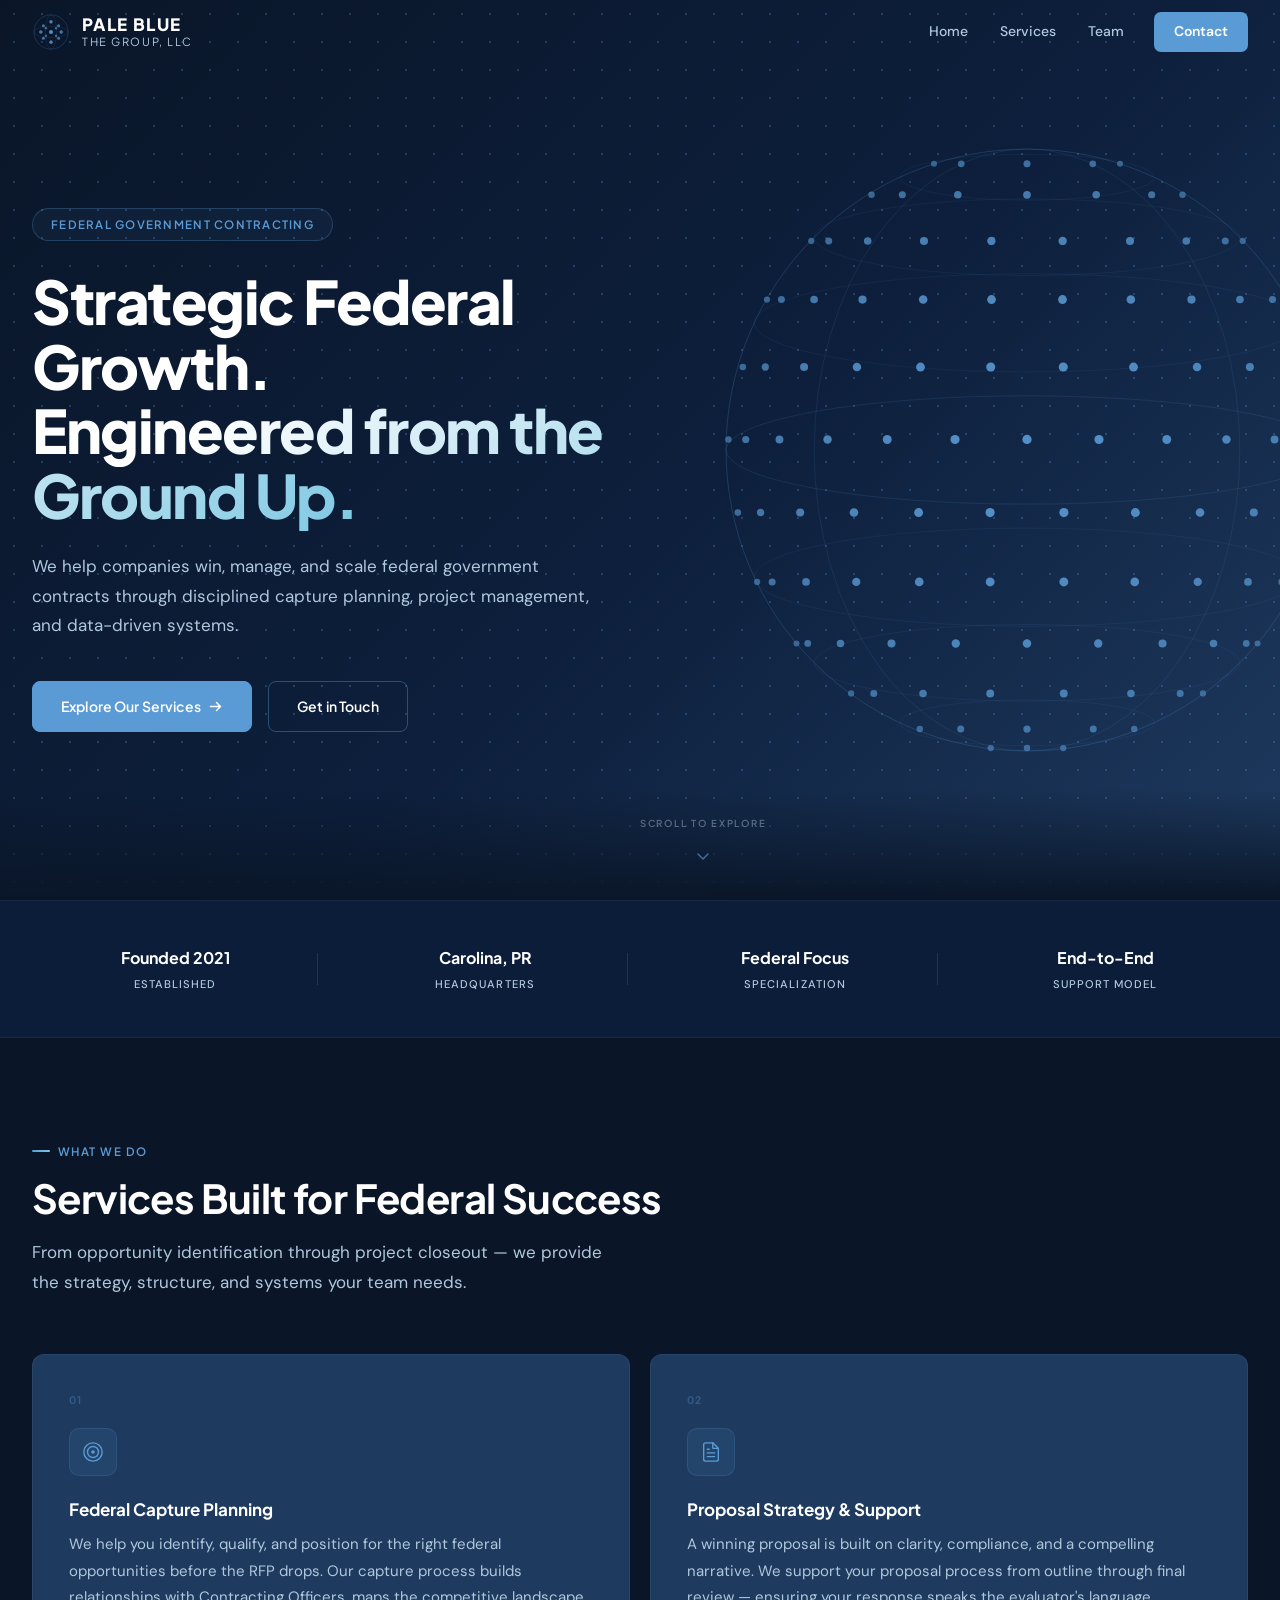
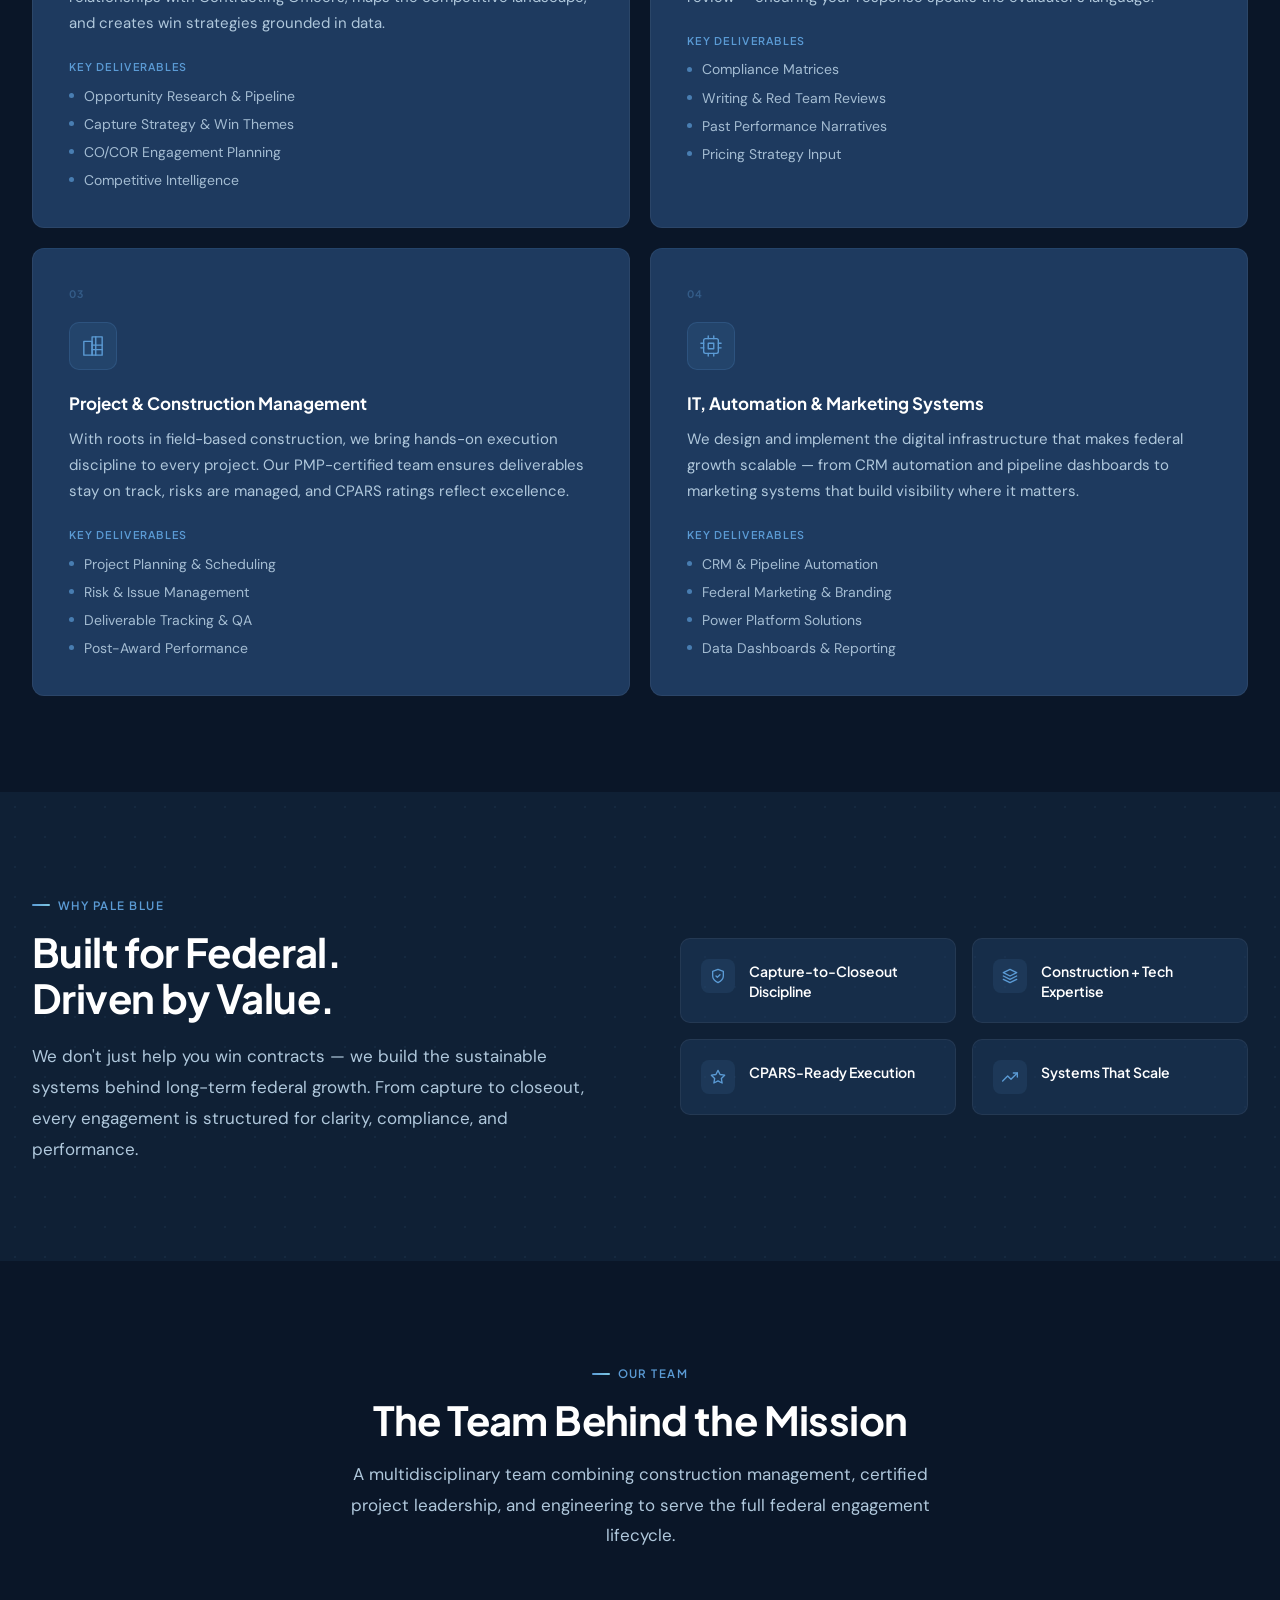
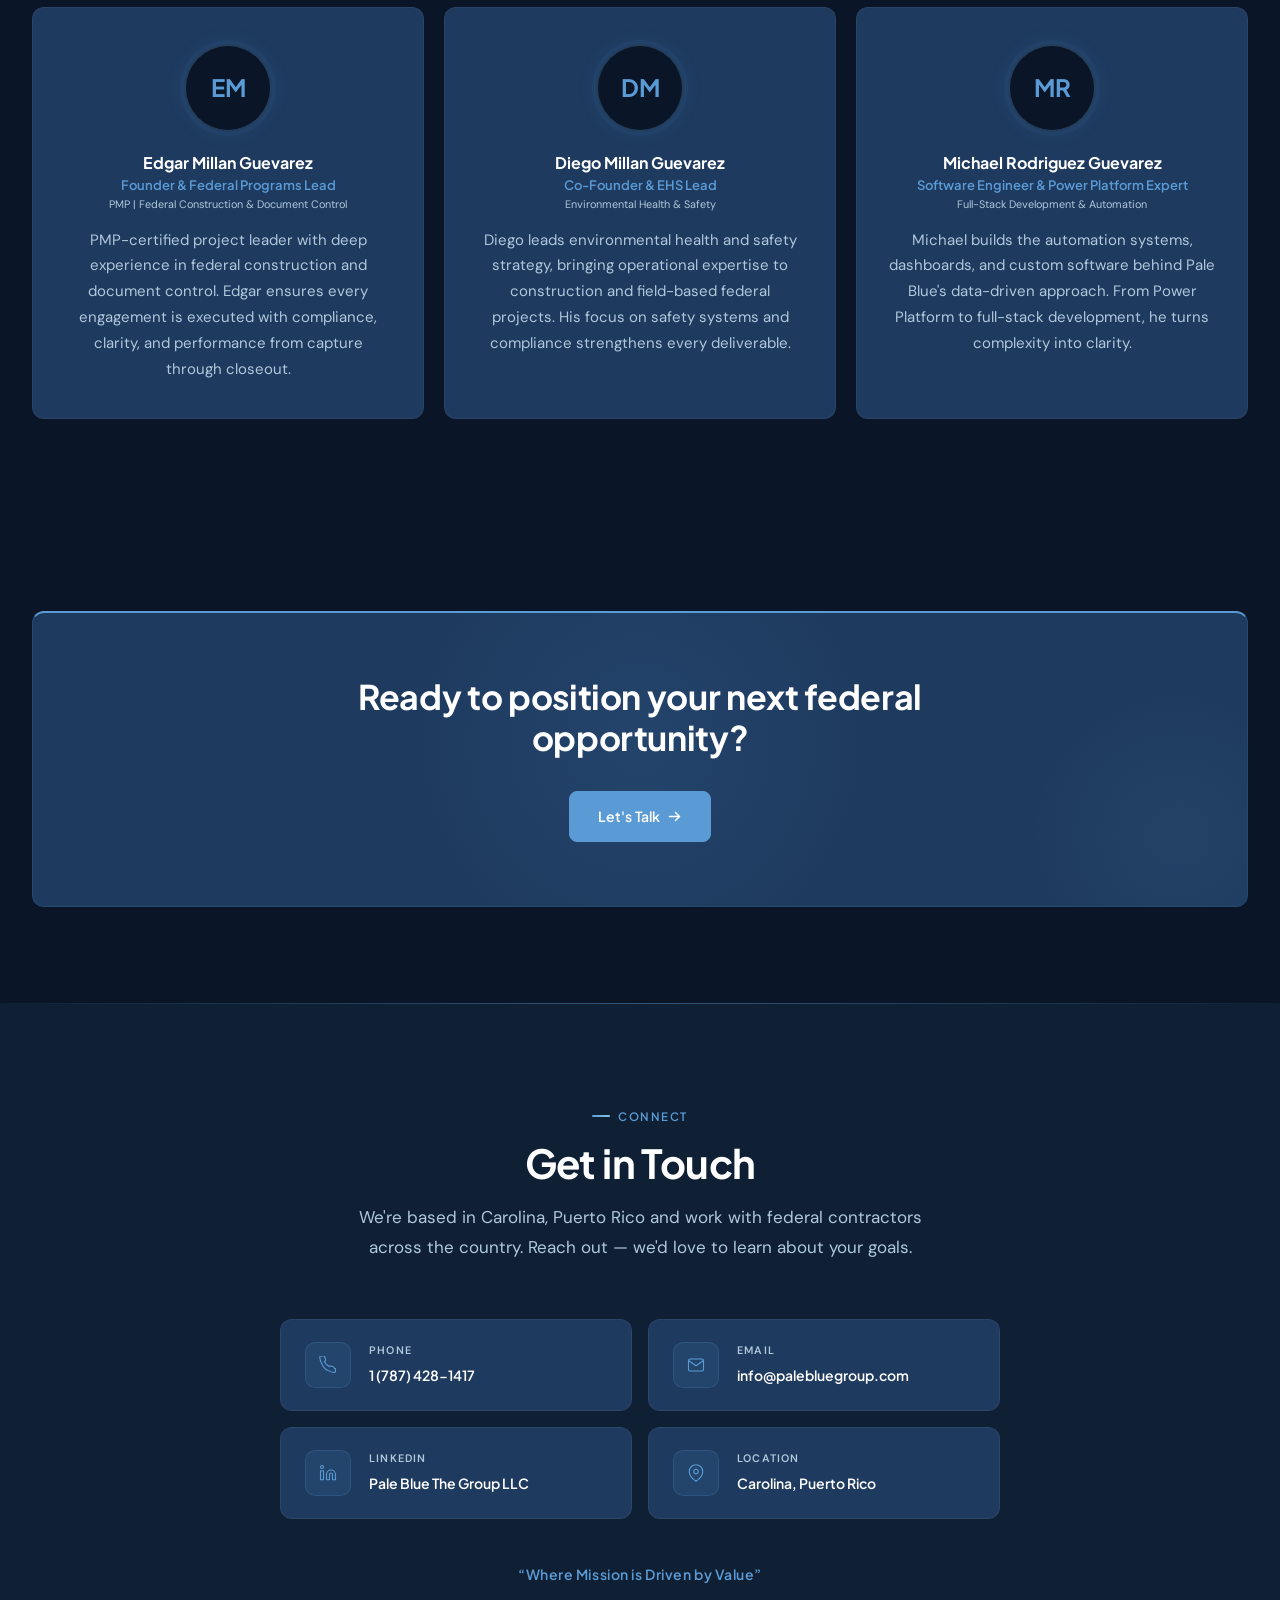
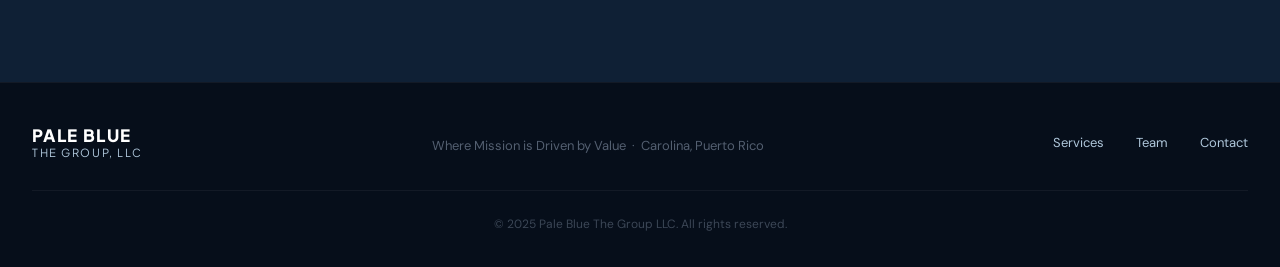
<file: pale-blue-landing.html>
<!DOCTYPE html>
<html lang="en">
<head>
  <meta charset="UTF-8" />
  <meta name="viewport" content="width=device-width, initial-scale=1.0" />
  <title>Pale Blue The Group LLC | Federal Government Contracting</title>
  <meta name="description" content="Pale Blue The Group LLC helps companies win, manage, and scale federal government contracts through disciplined capture planning, project management, and data-driven systems. Based in Carolina, Puerto Rico." />
  <meta property="og:title" content="Pale Blue The Group LLC | Federal Government Contracting" />
  <meta property="og:description" content="Strategic federal growth, engineered from the ground up. Where Mission is Driven by Value." />
  <meta property="og:type" content="website" />
  <link rel="preconnect" href="https://fonts.googleapis.com" />
  <link rel="preconnect" href="https://fonts.gstatic.com" crossorigin />
  <link href="https://fonts.googleapis.com/css2?family=Plus+Jakarta+Sans:wght@400;500;600;700;800&family=DM+Sans:ital,wght@0,400;0,500;1,400&display=swap" rel="stylesheet" />

  <style>
    /* ============================================================
       CUSTOM PROPERTIES
       ============================================================ */
    :root {
      --navy:        #0a1628;
      --blue:        #1e3a5f;
      --pale:        #5b9bd5;
      --glow:        #7ec8e3;
      --white:       #ffffff;
      --muted:       #b0c8dc;
      --section-alt: #0f2035;
      --darkest:     #060e1a;

      --font-display: 'Plus Jakarta Sans', system-ui, sans-serif;
      --font-body:    'DM Sans', system-ui, sans-serif;

      --max-w:   1280px;
      --r:       12px;
      --py:      6rem;

      --ease-out: cubic-bezier(0.25, 0.1, 0.25, 1);
    }

    /* ============================================================
       RESET & BASE
       ============================================================ */
    *, *::before, *::after { box-sizing: border-box; margin: 0; padding: 0; }
    html { scroll-behavior: smooth; -webkit-text-size-adjust: 100%; }
    body {
      font-family: var(--font-body);
      background: var(--navy);
      color: var(--white);
      line-height: 1.65;
      -webkit-font-smoothing: antialiased;
      -moz-osx-font-smoothing: grayscale;
      overflow-x: hidden;
    }
    a { text-decoration: none; color: inherit; }
    button { cursor: pointer; border: none; background: none; font-family: inherit; }
    ul, ol { list-style: none; }
    img { display: block; max-width: 100%; }
    svg { display: block; }

    /* ============================================================
       LAYOUT
       ============================================================ */
    .container {
      width: 100%;
      max-width: var(--max-w);
      margin: 0 auto;
      padding: 0 1.5rem;
    }
    @media (min-width: 768px)  { .container { padding: 0 2.5rem; } }
    @media (min-width: 1280px) { .container { padding: 0 2rem;   } }

    /* ============================================================
       TYPOGRAPHY BASE
       ============================================================ */
    h1, h2, h3, h4, h5, h6 {
      font-family: var(--font-display);
      font-weight: 700;
      line-height: 1.15;
      color: var(--white);
    }

    /* ============================================================
       ANIMATIONS — HERO (CSS-DRIVEN, ON LOAD)
       ============================================================ */
    @keyframes fadeUp {
      from { opacity: 0; transform: translateY(26px); }
      to   { opacity: 1; transform: translateY(0);    }
    }

    @keyframes globeSpin {
      from { transform: rotate(0deg);   }
      to   { transform: rotate(360deg); }
    }

    @keyframes globePulse {
      0%, 100% { opacity: 0.14; }
      50%       { opacity: 0.26; }
    }

    @keyframes scrollBounce {
      0%, 100% { transform: translateY(0);   opacity: 0.5; }
      50%       { transform: translateY(9px); opacity: 1;   }
    }

    @keyframes lineGrow {
      0%, 100% { opacity: 0.3; height: 28px; }
      50%       { opacity: 0.8; height: 40px; }
    }

    /* ============================================================
       SCROLL-TRIGGER ANIMATIONS (Intersection Observer)
       ============================================================ */
    .reveal {
      opacity: 0;
      transform: translateY(44px) scale(0.97);
      transition: opacity 0.7s cubic-bezier(0.22, 1, 0.36, 1),
                  transform 0.7s cubic-bezier(0.22, 1, 0.36, 1);
    }
    .reveal.visible { opacity: 1; transform: translateY(0) scale(1); }
    .reveal-d1 { transition-delay: 0.12s; }
    .reveal-d2 { transition-delay: 0.24s; }
    .reveal-d3 { transition-delay: 0.36s; }
    .reveal-d4 { transition-delay: 0.48s; }

    /* ============================================================
       SCROLL PROGRESS BAR
       ============================================================ */
    #progress-bar {
      position: fixed;
      top: 0;
      left: 0;
      height: 2px;
      width: 0%;
      background: linear-gradient(90deg, var(--pale), var(--glow));
      z-index: 300;
      transition: width 0.1s linear;
      box-shadow: 0 0 8px rgba(91,155,213,0.6);
    }

    /* ============================================================
       SCROLL HINT (hero bottom)
       ============================================================ */
    .scroll-hint {
      position: absolute;
      bottom: 2.25rem;
      left: 50%;
      transform: translateX(-50%);
      z-index: 10;
      display: flex;
      flex-direction: column;
      align-items: center;
      gap: 0.5rem;
      cursor: pointer;
      animation: fadeUp 0.7s ease-out 1.3s both;
      text-decoration: none;
    }
    .scroll-hint-label {
      font-family: var(--font-display);
      font-size: 0.6rem;
      font-weight: 600;
      letter-spacing: 0.18em;
      text-transform: uppercase;
      color: rgba(176,200,220,0.45);
    }
    .scroll-hint-line {
      width: 1px;
      background: linear-gradient(to bottom, rgba(91,155,213,0.6), transparent);
      animation: lineGrow 2.2s ease-in-out infinite;
    }
    .scroll-hint-chevron {
      color: rgba(91,155,213,0.65);
      animation: scrollBounce 2.2s ease-in-out infinite;
    }

    /* ============================================================
       BUTTONS
       ============================================================ */
    .btn {
      display: inline-flex;
      align-items: center;
      gap: 0.45rem;
      padding: 0.8125rem 1.75rem;
      border-radius: 8px;
      font-family: var(--font-display);
      font-size: 0.875rem;
      font-weight: 600;
      letter-spacing: 0.01em;
      transition: background 0.25s ease, border-color 0.25s ease,
                  transform 0.25s ease, box-shadow 0.25s ease;
      white-space: nowrap;
      cursor: pointer;
    }
    .btn-primary {
      background: var(--pale);
      color: var(--white);
      border: 1.5px solid var(--pale);
    }
    .btn-primary:hover {
      background: var(--glow);
      border-color: var(--glow);
      transform: translateY(-2px);
      box-shadow: 0 8px 28px rgba(91,155,213,0.32);
    }
    .btn-outline {
      background: transparent;
      color: var(--white);
      border: 1.5px solid rgba(91,155,213,0.4);
    }
    .btn-outline:hover {
      background: rgba(91,155,213,0.07);
      border-color: rgba(91,155,213,0.65);
      transform: translateY(-2px);
    }

    /* ============================================================
       SECTION SHARED
       ============================================================ */
    .eyebrow {
      display: inline-flex;
      align-items: center;
      gap: 0.5rem;
      font-family: var(--font-display);
      font-size: 0.72rem;
      font-weight: 600;
      letter-spacing: 0.13em;
      text-transform: uppercase;
      color: var(--pale);
      margin-bottom: 0.875rem;
    }
    .eyebrow::before {
      content: '';
      display: block;
      width: 18px;
      height: 2px;
      background: linear-gradient(90deg, var(--pale), var(--glow));
      border-radius: 1px;
      flex-shrink: 0;
    }
    .section-title {
      font-size: clamp(1.75rem, 3.5vw, 2.5rem);
      font-weight: 700;
      letter-spacing: -0.015em;
    }
    .section-sub {
      margin-top: 1rem;
      font-size: 1.0625rem;
      line-height: 1.8;
      color: var(--muted);
      max-width: 580px;
    }
    .section-header { margin-bottom: 3.5rem; }
    .section-header.centered { text-align: center; }
    .section-header.centered .section-sub { margin-left: auto; margin-right: auto; }

    /* ============================================================
       NAVBAR
       ============================================================ */
    #navbar {
      position: fixed;
      inset: 0 0 auto;
      z-index: 100;
      background: transparent;
      transition: background 0.3s ease, box-shadow 0.3s ease, backdrop-filter 0.3s ease;
    }
    #navbar.scrolled {
      background: rgba(10,22,40,0.97);
      box-shadow: 0 1px 0 rgba(91,155,213,0.1);
      backdrop-filter: blur(10px);
      -webkit-backdrop-filter: blur(10px);
    }
    .nav-inner {
      display: flex;
      align-items: center;
      justify-content: space-between;
      height: 64px;
    }
    .logo {
      display: flex;
      align-items: center;
      gap: 0.75rem;
    }
    .logo-globe-sm {
      flex-shrink: 0;
    }
    .logo-text {
      display: flex;
      flex-direction: column;
      line-height: 1;
    }
    .logo-main {
      font-family: var(--font-display);
      font-size: 1.0625rem;
      font-weight: 800;
      letter-spacing: 0.08em;
      color: var(--white);
    }
    .logo-sub {
      font-family: var(--font-display);
      font-size: 0.7rem;
      font-weight: 400;
      letter-spacing: 0.14em;
      text-transform: uppercase;
      color: var(--muted);
      margin-top: 3px;
    }
    .nav-links {
      display: none;
      align-items: center;
      gap: 0.25rem;
    }
    @media (min-width: 768px) { .nav-links { display: flex; } }
    .nav-links a {
      padding: 0.5rem 0.875rem;
      font-family: var(--font-body);
      font-size: 0.875rem;
      font-weight: 500;
      color: var(--muted);
      border-radius: 7px;
      transition: color 0.2s ease, background 0.2s ease;
    }
    .nav-links a:hover { color: var(--white); background: rgba(255,255,255,0.05); }
    .nav-cta {
      margin-left: 0.75rem;
      padding: 0.5rem 1.25rem !important;
      background: var(--pale) !important;
      color: var(--white) !important;
      border-radius: 8px;
      font-weight: 600 !important;
      transition: background 0.2s ease, transform 0.2s ease, box-shadow 0.2s ease !important;
    }
    .nav-cta:hover {
      background: var(--glow) !important;
      transform: translateY(-1px) !important;
      box-shadow: 0 4px 16px rgba(91,155,213,0.3) !important;
    }
    .hamburger {
      display: flex;
      align-items: center;
      justify-content: center;
      width: 40px;
      height: 40px;
      color: var(--muted);
      border-radius: 8px;
      transition: background 0.2s ease, color 0.2s ease;
    }
    .hamburger:hover { background: rgba(255,255,255,0.06); color: var(--white); }
    @media (min-width: 768px) { .hamburger { display: none; } }

    /* ============================================================
       MOBILE MENU
       ============================================================ */
    #mobile-menu {
      position: fixed;
      inset: 0;
      z-index: 200;
      background: var(--navy);
      display: flex;
      flex-direction: column;
      padding: 1.25rem 1.5rem 2.5rem;
      transform: translateX(100%);
      transition: transform 0.32s var(--ease-out);
    }
    #mobile-menu.open { transform: translateX(0); }
    .mob-header {
      display: flex;
      align-items: center;
      justify-content: space-between;
      height: 64px;
      margin-bottom: 2rem;
    }
    .mob-close {
      display: flex;
      align-items: center;
      justify-content: center;
      width: 40px;
      height: 40px;
      color: var(--muted);
      border-radius: 8px;
      transition: color 0.2s ease;
    }
    .mob-close:hover { color: var(--white); }
    .mob-nav { display: flex; flex-direction: column; gap: 0.375rem; }
    .mob-nav a {
      display: block;
      padding: 1rem 1.25rem;
      font-family: var(--font-display);
      font-size: 1.125rem;
      font-weight: 600;
      color: var(--muted);
      border-radius: 10px;
      transition: background 0.2s ease, color 0.2s ease;
    }
    .mob-nav a:hover { background: rgba(255,255,255,0.05); color: var(--white); }
    .mob-footer {
      margin-top: auto;
      padding-top: 1.75rem;
      border-top: 1px solid rgba(255,255,255,0.07);
    }
    .mob-footer p { font-size: 0.8125rem; color: var(--muted); }

    /* ============================================================
       HERO
       ============================================================ */
    #hero {
      position: relative;
      min-height: 100vh;
      background: linear-gradient(135deg, var(--navy) 0%, #0d1f3c 55%, var(--blue) 100%);
      display: flex;
      align-items: center;
      overflow: hidden;
    }
    /* Dot grid overlay */
    #hero::before {
      content: '';
      position: absolute;
      inset: 0;
      background-image: radial-gradient(circle, rgba(91,155,213,0.28) 1px, transparent 1px);
      background-size: 28px 28px;
      pointer-events: none;
    }
    /* Bottom fade */
    #hero::after {
      content: '';
      position: absolute;
      bottom: 0;
      left: 0;
      right: 0;
      height: 7rem;
      background: linear-gradient(to top, var(--navy), transparent);
      pointer-events: none;
    }
    .hero-globe-wrap {
      position: absolute;
      right: -6%;
      top: 50%;
      transform: translateY(-50%);
      width: 52vw;
      max-width: 660px;
      aspect-ratio: 1 / 1;
      pointer-events: none;
      animation: globePulse 9s ease-in-out infinite;
    }
    .hero-globe-wrap svg {
      width: 100%;
      height: 100%;
      animation: globeSpin 100s linear infinite;
    }
    @media (max-width: 767px) {
      .hero-globe-wrap {
        right: -25%;
        top: 20%;
        transform: none;
        width: 95vw;
        opacity: 0.45;
        animation: globePulse 9s ease-in-out infinite;
      }
      .hero-globe-wrap svg { animation: none; }
    }
    .hero-inner {
      position: relative;
      z-index: 2;
      padding-top: 8.5rem;
      padding-bottom: 5rem;
    }
    @media (min-width: 768px) { .hero-inner { padding-top: 7.5rem; padding-bottom: 5rem; } }
    .hero-content { max-width: 700px; }
    .hero-eyebrow {
      display: inline-flex;
      align-items: center;
      gap: 0.5rem;
      padding: 0.375rem 1.125rem;
      border: 1px solid rgba(91,155,213,0.28);
      background: rgba(91,155,213,0.06);
      border-radius: 100px;
      font-family: var(--font-display);
      font-size: 0.72rem;
      font-weight: 600;
      letter-spacing: 0.11em;
      text-transform: uppercase;
      color: var(--pale);
      margin-bottom: 1.75rem;
      animation: fadeUp 0.7s ease-out 0s both;
    }
    .hero-title {
      font-size: clamp(2.25rem, 5vw, 3.75rem);
      font-weight: 800;
      line-height: 1.08;
      letter-spacing: -0.025em;
      margin-bottom: 1.5rem;
      animation: fadeUp 0.7s ease-out 0.18s both;
    }
    .hero-title .gradient-text {
      background: linear-gradient(135deg, var(--white) 20%, var(--glow) 100%);
      -webkit-background-clip: text;
      -webkit-text-fill-color: transparent;
      background-clip: text;
    }
    .hero-sub {
      font-size: 1.0625rem;
      line-height: 1.75;
      color: var(--muted);
      max-width: 570px;
      margin-bottom: 2.5rem;
      animation: fadeUp 0.7s ease-out 0.36s both;
    }
    .hero-ctas {
      display: flex;
      flex-wrap: wrap;
      gap: 1rem;
      animation: fadeUp 0.7s ease-out 0.54s both;
    }

    /* ============================================================
       TRUST BAR
       ============================================================ */
    #trust {
      background: rgba(13,31,60,0.85);
      border-top: 1px solid rgba(255,255,255,0.05);
      border-bottom: 1px solid rgba(255,255,255,0.05);
      padding: 2.25rem 0;
    }
    .trust-grid {
      display: grid;
      grid-template-columns: repeat(2, 1fr);
      gap: 1.5rem;
    }
    @media (min-width: 640px) { .trust-grid { grid-template-columns: repeat(4, 1fr); } }
    .trust-item {
      position: relative;
      display: flex;
      flex-direction: column;
      align-items: center;
      text-align: center;
      padding: 0.5rem 1rem;
    }
    @media (min-width: 640px) {
      .trust-item:not(:last-child)::after {
        content: '';
        position: absolute;
        right: 0;
        top: 50%;
        transform: translateY(-50%);
        width: 1px;
        height: 2rem;
        background: rgba(255,255,255,0.1);
      }
    }
    .trust-value {
      font-family: var(--font-display);
      font-size: 1rem;
      font-weight: 700;
      color: var(--white);
      margin-bottom: 0.2rem;
    }
    .trust-label {
      font-size: 0.7rem;
      font-weight: 500;
      color: var(--muted);
      letter-spacing: 0.09em;
      text-transform: uppercase;
    }

    /* ============================================================
       SERVICES
       ============================================================ */
    #services {
      padding: var(--py) 0;
      background: var(--navy);
    }
    .services-grid {
      display: grid;
      grid-template-columns: 1fr;
      gap: 1.25rem;
    }
    @media (min-width: 768px) {
      .services-grid { grid-template-columns: repeat(2, 1fr); }
    }
    .card {
      background: var(--blue);
      border: 1px solid rgba(255,255,255,0.06);
      border-top: 1px solid rgba(91,155,213,0.1);
      border-radius: var(--r);
      padding: 2.25rem;
      transition: transform 0.35s cubic-bezier(0.22,1,0.36,1),
                  box-shadow 0.35s ease,
                  border-color 0.35s ease;
      position: relative;
      overflow: hidden;
    }
    .card::after {
      content: '';
      position: absolute;
      inset: 0;
      background: linear-gradient(135deg, rgba(91,155,213,0.04) 0%, transparent 60%);
      opacity: 0;
      transition: opacity 0.35s ease;
      pointer-events: none;
    }
    .card:hover {
      transform: translateY(-6px);
      box-shadow: 0 12px 48px rgba(10,22,40,0.6), 0 0 0 1px rgba(91,155,213,0.25);
      border-color: rgba(91,155,213,0.3);
      border-top-color: rgba(91,155,213,0.5);
    }
    .card:hover::after { opacity: 1; }
    .card-num {
      font-family: var(--font-display);
      font-size: 0.65rem;
      font-weight: 700;
      letter-spacing: 0.12em;
      color: rgba(91,155,213,0.35);
      margin-bottom: 1.25rem;
    }
    .card-icon {
      display: flex;
      align-items: center;
      justify-content: center;
      width: 48px;
      height: 48px;
      border-radius: 10px;
      background: rgba(91,155,213,0.1);
      border: 1px solid rgba(91,155,213,0.18);
      color: var(--pale);
      margin-bottom: 1.5rem;
    }
    .card-icon svg {
      width: 22px;
      height: 22px;
      stroke: currentColor;
      stroke-width: 1.5;
      fill: none;
      stroke-linecap: round;
      stroke-linejoin: round;
    }
    .card-title {
      font-family: var(--font-display);
      font-size: 1.0625rem;
      font-weight: 700;
      color: var(--white);
      margin-bottom: 0.75rem;
    }
    .card-desc {
      font-size: 0.9375rem;
      line-height: 1.74;
      color: var(--muted);
      margin-bottom: 1.375rem;
    }
    .deliverables-heading {
      font-family: var(--font-display);
      font-size: 0.67rem;
      font-weight: 600;
      letter-spacing: 0.12em;
      text-transform: uppercase;
      color: var(--pale);
      margin-bottom: 0.625rem;
    }
    .deliverables-list {
      display: flex;
      flex-direction: column;
      gap: 0.45rem;
    }
    .del-item {
      display: flex;
      align-items: flex-start;
      gap: 0.6rem;
      font-size: 0.875rem;
      color: rgba(176,200,220,0.92);
      line-height: 1.5;
    }
    .del-dot {
      flex-shrink: 0;
      width: 5px;
      height: 5px;
      border-radius: 50%;
      background: var(--pale);
      opacity: 0.7;
      margin-top: 0.45rem;
    }

    /* ============================================================
       WHY PALE BLUE
       ============================================================ */
    #why {
      padding: var(--py) 0;
      background: var(--section-alt);
      position: relative;
    }
    #why::before {
      content: '';
      position: absolute;
      inset: 0;
      background-image: radial-gradient(circle, rgba(91,155,213,0.07) 1px, transparent 1px);
      background-size: 30px 30px;
      pointer-events: none;
    }
    .why-inner {
      position: relative;
      z-index: 1;
      display: grid;
      grid-template-columns: 1fr;
      gap: 3rem;
    }
    @media (min-width: 1024px) {
      .why-inner {
        grid-template-columns: 1fr 1fr;
        gap: 5rem;
        align-items: center;
      }
    }
    .why-body {
      font-size: 1.0625rem;
      line-height: 1.82;
      color: var(--muted);
      margin-top: 1.25rem;
    }
    .value-grid {
      display: grid;
      grid-template-columns: 1fr 1fr;
      gap: 1rem;
    }
    .value-point {
      background: rgba(30,58,95,0.5);
      border: 1px solid rgba(255,255,255,0.06);
      border-radius: 10px;
      padding: 1.25rem;
      display: flex;
      align-items: flex-start;
      gap: 0.875rem;
      transition: border-color 0.3s ease;
    }
    .value-point:hover { border-color: rgba(91,155,213,0.22); }
    .value-icon {
      flex-shrink: 0;
      width: 34px;
      height: 34px;
      display: flex;
      align-items: center;
      justify-content: center;
      background: rgba(91,155,213,0.1);
      border-radius: 8px;
      color: var(--pale);
    }
    .value-icon svg {
      width: 16px;
      height: 16px;
      stroke: currentColor;
      stroke-width: 2;
      fill: none;
      stroke-linecap: round;
      stroke-linejoin: round;
    }
    .value-text {
      font-family: var(--font-display);
      font-size: 0.875rem;
      font-weight: 600;
      color: var(--white);
      line-height: 1.4;
      padding-top: 0.2rem;
    }

    /* ============================================================
       TEAM
       ============================================================ */
    #team {
      padding: var(--py) 0;
      background: var(--navy);
    }
    .team-grid {
      display: grid;
      grid-template-columns: 1fr;
      gap: 1.25rem;
    }
    @media (min-width: 640px)  { .team-grid { grid-template-columns: repeat(2, 1fr); } }
    @media (min-width: 1024px) { .team-grid { grid-template-columns: repeat(3, 1fr); } }
    .team-card {
      background: var(--blue);
      border: 1px solid rgba(255,255,255,0.05);
      border-radius: var(--r);
      padding: 2.25rem 2rem;
      text-align: center;
      transition: border-color 0.3s ease, box-shadow 0.3s ease, transform 0.3s ease;
    }
    .team-card:hover {
      border-color: rgba(91,155,213,0.18);
      box-shadow: 0 4px 32px rgba(10,22,40,0.55);
      transform: translateY(-3px);
    }
    .team-avatar {
      width: 88px;
      height: 88px;
      border-radius: 50%;
      background: var(--navy);
      border: 2px solid rgba(91,155,213,0.3);
      display: flex;
      align-items: center;
      justify-content: center;
      margin: 0 auto 1.375rem;
      box-shadow: 0 0 0 4px rgba(91,155,213,0.06), 0 0 20px rgba(91,155,213,0.1);
      transition: box-shadow 0.3s ease, border-color 0.3s ease;
    }
    .team-card:hover .team-avatar {
      border-color: rgba(91,155,213,0.55);
      box-shadow: 0 0 0 5px rgba(91,155,213,0.1), 0 0 28px rgba(91,155,213,0.2);
    }
    .team-initials {
      font-family: var(--font-display);
      font-size: 1.5rem;
      font-weight: 700;
      color: var(--pale);
    }
    .team-name {
      font-family: var(--font-display);
      font-size: 1rem;
      font-weight: 700;
      color: var(--white);
      margin-bottom: 0.25rem;
    }
    .team-role {
      font-family: var(--font-display);
      font-size: 0.8125rem;
      font-weight: 600;
      color: var(--pale);
      margin-bottom: 0.9375rem;
      line-height: 1.4;
    }
    .team-bio {
      font-size: 0.9375rem;
      line-height: 1.72;
      color: var(--muted);
    }

    /* ============================================================
       CTA BANNER
       ============================================================ */
    #cta {
      padding: var(--py) 0;
      background: var(--navy);
    }
    .cta-card {
      position: relative;
      overflow: hidden;
      background: var(--blue);
      border: 1px solid rgba(91,155,213,0.15);
      border-top: 2px solid var(--pale);
      border-radius: var(--r);
      padding: 4rem 2.5rem;
      text-align: center;
    }
    /* Radial glow backdrop */
    .cta-card::before {
      content: '';
      position: absolute;
      top: -120px;
      left: 50%;
      transform: translateX(-50%);
      width: 500px;
      height: 500px;
      background: radial-gradient(circle, rgba(91,155,213,0.1) 0%, transparent 65%);
      pointer-events: none;
    }
    .cta-card::after {
      content: '';
      position: absolute;
      bottom: -80px;
      right: -80px;
      width: 300px;
      height: 300px;
      background: radial-gradient(circle, rgba(126,200,227,0.06) 0%, transparent 70%);
      pointer-events: none;
    }
    .cta-title {
      position: relative;
      z-index: 1;
      font-size: clamp(1.5rem, 3vw, 2.125rem);
      font-weight: 700;
      letter-spacing: -0.01em;
      max-width: 640px;
      margin: 0 auto 2rem;
      line-height: 1.2;
    }
    .cta-btn-wrap {
      position: relative;
      z-index: 1;
    }

    /* ============================================================
       CONTACT
       ============================================================ */
    #contact {
      padding: var(--py) 0;
      background: var(--section-alt);
      position: relative;
    }
    /* Pale blue divider at top */
    #contact::before {
      content: '';
      position: absolute;
      top: 0;
      left: 0;
      right: 0;
      height: 1px;
      background: linear-gradient(90deg, transparent 0%, var(--pale) 50%, transparent 100%);
      opacity: 0.45;
    }
    .contact-grid {
      display: grid;
      grid-template-columns: repeat(2, 1fr);
      gap: 1rem;
      max-width: 720px;
      margin: 0 auto;
    }
    @media (max-width: 500px) { .contact-grid { grid-template-columns: 1fr; } }
    .contact-item {
      display: flex;
      align-items: center;
      gap: 1.125rem;
      padding: 1.375rem 1.5rem;
      background: var(--blue);
      border: 1px solid rgba(255,255,255,0.06);
      border-radius: var(--r);
      color: inherit;
      transition: border-color 0.3s ease, background 0.3s ease, transform 0.3s ease;
    }
    .contact-item:hover {
      border-color: rgba(91,155,213,0.28);
      background: rgba(30,58,95,0.85);
      transform: translateY(-2px);
    }
    .contact-icon-wrap {
      flex-shrink: 0;
      width: 46px;
      height: 46px;
      border-radius: 10px;
      background: rgba(91,155,213,0.1);
      border: 1px solid rgba(91,155,213,0.18);
      display: flex;
      align-items: center;
      justify-content: center;
      color: var(--pale);
    }
    .contact-icon-wrap svg {
      width: 18px;
      height: 18px;
      stroke: currentColor;
      stroke-width: 1.5;
      fill: none;
      stroke-linecap: round;
      stroke-linejoin: round;
    }
    .contact-label {
      display: block;
      font-size: 0.68rem;
      font-weight: 600;
      letter-spacing: 0.11em;
      text-transform: uppercase;
      color: var(--muted);
      margin-bottom: 0.25rem;
    }
    .contact-value {
      display: block;
      font-family: var(--font-display);
      font-size: 0.875rem;
      font-weight: 600;
      color: var(--white);
    }
    .contact-tagline {
      text-align: center;
      margin-top: 2.75rem;
      font-family: var(--font-display);
      font-size: 0.875rem;
      font-weight: 600;
      color: var(--pale);
      letter-spacing: 0.04em;
      opacity: 0.85;
    }

    /* ============================================================
       FOOTER
       ============================================================ */
    footer {
      background: var(--darkest);
      border-top: 1px solid rgba(255,255,255,0.05);
      padding: 2.75rem 0 2rem;
    }
    .footer-top {
      display: flex;
      flex-direction: column;
      align-items: center;
      gap: 1.75rem;
      text-align: center;
      padding-bottom: 2rem;
      border-bottom: 1px solid rgba(255,255,255,0.05);
    }
    @media (min-width: 768px) {
      .footer-top {
        flex-direction: row;
        justify-content: space-between;
        text-align: left;
      }
    }
    .footer-tagline {
      font-size: 0.8125rem;
      color: rgba(148,163,184,0.55);
      margin-top: 0.35rem;
    }
    .footer-nav {
      display: flex;
      align-items: center;
      gap: 2rem;
    }
    .footer-nav a {
      font-size: 0.8125rem;
      color: var(--muted);
      transition: color 0.2s ease;
    }
    .footer-nav a:hover { color: var(--white); }
    .footer-bottom {
      padding-top: 1.5rem;
      text-align: center;
    }
    .footer-copy {
      font-size: 0.75rem;
      color: rgba(148,163,184,0.38);
    }
  </style>
</head>

<body>

  <!-- Scroll progress indicator -->
  <div id="progress-bar" aria-hidden="true"></div>

  <!-- ============================================================
       NAVBAR
       ============================================================ -->
  <header id="navbar">
    <div class="container nav-inner">
      <!-- Logo -->
      <a href="#hero" class="logo" aria-label="Pale Blue The Group LLC — Home">
        <!-- Small globe SVG -->
        <svg class="logo-globe-sm" width="38" height="38" viewBox="0 0 30 30" fill="none" xmlns="http://www.w3.org/2000/svg" aria-hidden="true">
          <circle cx="15" cy="15" r="13.5" stroke="rgba(91,155,213,0.35)" stroke-width="0.5" fill="none"/>
          <ellipse cx="15" cy="15" rx="13.5" ry="4.5" stroke="rgba(91,155,213,0.2)" stroke-width="0.5" fill="none"/>
          <ellipse cx="15" cy="15" rx="4.5" ry="13.5" stroke="rgba(91,155,213,0.2)" stroke-width="0.5" fill="none"/>
          <circle cx="15" cy="7"  r="1.4" fill="#5b9bd5" opacity="0.8"/>
          <circle cx="21" cy="10" r="1.2" fill="#5b9bd5" opacity="0.7"/>
          <circle cx="23" cy="15" r="1.4" fill="#5b9bd5" opacity="0.75"/>
          <circle cx="21" cy="20" r="1.2" fill="#5b9bd5" opacity="0.7"/>
          <circle cx="15" cy="23" r="1.4" fill="#5b9bd5" opacity="0.8"/>
          <circle cx="9"  cy="20" r="1.2" fill="#5b9bd5" opacity="0.7"/>
          <circle cx="7"  cy="15" r="1.4" fill="#5b9bd5" opacity="0.75"/>
          <circle cx="9"  cy="10" r="1.2" fill="#5b9bd5" opacity="0.7"/>
          <circle cx="15" cy="15" r="1.6" fill="#5b9bd5" opacity="0.9"/>
          <circle cx="19" cy="12" r="1.0" fill="#5b9bd5" opacity="0.6"/>
          <circle cx="19" cy="18" r="1.0" fill="#5b9bd5" opacity="0.6"/>
          <circle cx="11" cy="18" r="1.0" fill="#5b9bd5" opacity="0.6"/>
          <circle cx="11" cy="12" r="1.0" fill="#5b9bd5" opacity="0.6"/>
        </svg>
        <div class="logo-text">
          <span class="logo-main">PALE BLUE</span>
          <span class="logo-sub">THE GROUP, LLC</span>
        </div>
      </a>

      <!-- Desktop nav -->
      <nav class="nav-links" aria-label="Primary navigation">
        <a href="#hero">Home</a>
        <a href="#services">Services</a>
        <a href="#team">Team</a>
        <a href="#contact" class="nav-cta">Contact</a>
      </nav>

      <!-- Hamburger -->
      <button class="hamburger" id="hamburger" aria-label="Open mobile menu" aria-expanded="false" aria-controls="mobile-menu">
        <svg width="20" height="20" viewBox="0 0 20 20" fill="none" aria-hidden="true">
          <line x1="2" y1="5"  x2="18" y2="5"  stroke="currentColor" stroke-width="1.5" stroke-linecap="round"/>
          <line x1="2" y1="10" x2="18" y2="10" stroke="currentColor" stroke-width="1.5" stroke-linecap="round"/>
          <line x1="2" y1="15" x2="14" y2="15" stroke="currentColor" stroke-width="1.5" stroke-linecap="round"/>
        </svg>
      </button>
    </div>
  </header>

  <!-- ============================================================
       MOBILE MENU
       ============================================================ -->
  <div id="mobile-menu" role="dialog" aria-modal="true" aria-label="Mobile navigation">
    <div class="mob-header">
      <a href="#hero" class="logo" aria-label="Home">
        <div class="logo-text">
          <span class="logo-main">PALE BLUE</span>
          <span class="logo-sub">THE GROUP, LLC</span>
        </div>
      </a>
      <button class="mob-close" id="mob-close" aria-label="Close mobile menu">
        <svg width="20" height="20" viewBox="0 0 20 20" fill="none" aria-hidden="true">
          <line x1="4" y1="4" x2="16" y2="16" stroke="currentColor" stroke-width="1.5" stroke-linecap="round"/>
          <line x1="16" y1="4" x2="4"  y2="16" stroke="currentColor" stroke-width="1.5" stroke-linecap="round"/>
        </svg>
      </button>
    </div>
    <nav class="mob-nav" aria-label="Mobile navigation">
      <a href="#hero">Home</a>
      <a href="#services">Services</a>
      <a href="#why">Why Pale Blue</a>
      <a href="#team">Team</a>
      <a href="#contact">Contact</a>
    </nav>
    <div class="mob-footer">
      <p>1 (787) 428-1417 &nbsp;·&nbsp; Carolina, Puerto Rico</p>
    </div>
  </div>

  <!-- ============================================================
       MAIN CONTENT
       ============================================================ -->
  <main>

    <!-- ===========================================================
         1. HERO
         =========================================================== -->
    <section id="hero" aria-labelledby="hero-title">
      <!-- Globe (JS fills the SVG) -->
      <div class="hero-globe-wrap" aria-hidden="true">
        <svg id="globe-svg" viewBox="0 0 500 500" xmlns="http://www.w3.org/2000/svg"></svg>
      </div>

      <div class="container hero-inner">
        <div class="hero-content">
          <div class="hero-eyebrow">Federal Government Contracting</div>
          <h1 class="hero-title" id="hero-title">
            Strategic Federal Growth.<br>
            <span class="gradient-text">Engineered from the Ground Up.</span>
          </h1>
          <p class="hero-sub">
            We help companies win, manage, and scale federal government contracts through disciplined capture planning, project management, and data-driven systems.
          </p>
          <div class="hero-ctas">
            <a href="#services" class="btn btn-primary">
              Explore Our Services
              <svg width="15" height="15" viewBox="0 0 15 15" fill="none" aria-hidden="true" style="stroke:currentColor;stroke-width:1.5;stroke-linecap:round;stroke-linejoin:round"><path d="M2.5 7.5h10M8.5 3.5l4 4-4 4"/></svg>
            </a>
            <a href="#contact" class="btn btn-outline">Get in Touch</a>
          </div>
        </div>
      </div>

      <!-- Scroll hint -->
      <a href="#trust" class="scroll-hint" aria-label="Scroll down">
        <span class="scroll-hint-label">Scroll to explore</span>
        <span class="scroll-hint-line" aria-hidden="true"></span>
        <span class="scroll-hint-chevron" aria-hidden="true">
          <svg width="16" height="16" viewBox="0 0 16 16" fill="none"><path d="M3 6l5 5 5-5" stroke="currentColor" stroke-width="1.5" stroke-linecap="round" stroke-linejoin="round"/></svg>
        </span>
      </a>
    </section>

    <!-- ===========================================================
         2. TRUST BAR
         =========================================================== -->
    <section id="trust" aria-label="Company highlights">
      <div class="container">
        <div class="trust-grid reveal">
          <div class="trust-item">
            <span class="trust-value">Founded 2021</span>
            <span class="trust-label">Established</span>
          </div>
          <div class="trust-item">
            <span class="trust-value">Carolina, PR</span>
            <span class="trust-label">Headquarters</span>
          </div>
          <div class="trust-item">
            <span class="trust-value">Federal Focus</span>
            <span class="trust-label">Specialization</span>
          </div>
          <div class="trust-item">
            <span class="trust-value">End-to-End</span>
            <span class="trust-label">Support Model</span>
          </div>
        </div>
      </div>
    </section>

    <!-- ===========================================================
         3. SERVICES
         =========================================================== -->
    <section id="services" aria-labelledby="services-title">
      <div class="container">
        <div class="section-header reveal">
          <span class="eyebrow">What We Do</span>
          <h2 class="section-title" id="services-title">Services Built for Federal Success</h2>
          <p class="section-sub">From opportunity identification through project closeout — we provide the strategy, structure, and systems your team needs.</p>
        </div>

        <div class="services-grid">
          <!-- Card 1 -->
          <article class="card reveal">
            <div class="card-num" aria-hidden="true">01</div>
            <div class="card-icon" aria-hidden="true">
              <!-- Target icon -->
              <svg viewBox="0 0 24 24"><circle cx="12" cy="12" r="10"/><circle cx="12" cy="12" r="6"/><circle cx="12" cy="12" r="2" fill="currentColor" stroke="none"/></svg>
            </div>
            <h3 class="card-title">Federal Capture Planning</h3>
            <p class="card-desc">We help you identify, qualify, and position for the right federal opportunities before the RFP drops. Our capture process builds relationships with Contracting Officers, maps the competitive landscape, and creates win strategies grounded in data.</p>
            <div class="deliverables-heading">Key Deliverables</div>
            <ul class="deliverables-list" aria-label="Deliverables for Federal Capture Planning">
              <li class="del-item"><span class="del-dot" aria-hidden="true"></span>Opportunity Research &amp; Pipeline</li>
              <li class="del-item"><span class="del-dot" aria-hidden="true"></span>Capture Strategy &amp; Win Themes</li>
              <li class="del-item"><span class="del-dot" aria-hidden="true"></span>CO/COR Engagement Planning</li>
              <li class="del-item"><span class="del-dot" aria-hidden="true"></span>Competitive Intelligence</li>
            </ul>
          </article>

          <!-- Card 2 -->
          <article class="card reveal reveal-d1">
            <div class="card-num" aria-hidden="true">02</div>
            <div class="card-icon" aria-hidden="true">
              <!-- Document icon -->
              <svg viewBox="0 0 24 24"><path d="M14 2H6a2 2 0 0 0-2 2v16a2 2 0 0 0 2 2h12a2 2 0 0 0 2-2V8z"/><polyline points="14 2 14 8 20 8"/><line x1="16" y1="13" x2="8" y2="13"/><line x1="16" y1="17" x2="8" y2="17"/><line x1="10" y1="9" x2="8" y2="9"/></svg>
            </div>
            <h3 class="card-title">Proposal Strategy &amp; Support</h3>
            <p class="card-desc">A winning proposal is built on clarity, compliance, and a compelling narrative. We support your proposal process from outline through final review — ensuring your response speaks the evaluator's language.</p>
            <div class="deliverables-heading">Key Deliverables</div>
            <ul class="deliverables-list" aria-label="Deliverables for Proposal Strategy">
              <li class="del-item"><span class="del-dot" aria-hidden="true"></span>Compliance Matrices</li>
              <li class="del-item"><span class="del-dot" aria-hidden="true"></span>Writing &amp; Red Team Reviews</li>
              <li class="del-item"><span class="del-dot" aria-hidden="true"></span>Past Performance Narratives</li>
              <li class="del-item"><span class="del-dot" aria-hidden="true"></span>Pricing Strategy Input</li>
            </ul>
          </article>

          <!-- Card 3 -->
          <article class="card reveal">
            <div class="card-num" aria-hidden="true">03</div>
            <div class="card-icon" aria-hidden="true">
              <!-- Building/construction icon -->
              <svg viewBox="0 0 24 24"><rect x="2" y="7" width="9" height="15"/><rect x="11" y="2" width="11" height="20"/><line x1="15" y1="2" x2="15" y2="22"/><line x1="11" y1="11" x2="22" y2="11"/><line x1="11" y1="16" x2="22" y2="16"/></svg>
            </div>
            <h3 class="card-title">Project &amp; Construction Management</h3>
            <p class="card-desc">With roots in field-based construction, we bring hands-on execution discipline to every project. Our PMP-certified team ensures deliverables stay on track, risks are managed, and CPARS ratings reflect excellence.</p>
            <div class="deliverables-heading">Key Deliverables</div>
            <ul class="deliverables-list" aria-label="Deliverables for Project Management">
              <li class="del-item"><span class="del-dot" aria-hidden="true"></span>Project Planning &amp; Scheduling</li>
              <li class="del-item"><span class="del-dot" aria-hidden="true"></span>Risk &amp; Issue Management</li>
              <li class="del-item"><span class="del-dot" aria-hidden="true"></span>Deliverable Tracking &amp; QA</li>
              <li class="del-item"><span class="del-dot" aria-hidden="true"></span>Post-Award Performance</li>
            </ul>
          </article>

          <!-- Card 4 -->
          <article class="card reveal reveal-d1">
            <div class="card-num" aria-hidden="true">04</div>
            <div class="card-icon" aria-hidden="true">
              <!-- CPU/circuit icon -->
              <svg viewBox="0 0 24 24"><rect x="4" y="4" width="16" height="16" rx="2"/><rect x="9" y="9" width="6" height="6"/><line x1="9"  y1="1"  x2="9"  y2="4"/><line x1="15" y1="1"  x2="15" y2="4"/><line x1="9"  y1="20" x2="9"  y2="23"/><line x1="15" y1="20" x2="15" y2="23"/><line x1="20" y1="9"  x2="23" y2="9"/><line x1="20" y1="14" x2="23" y2="14"/><line x1="1"  y1="9"  x2="4"  y2="9"/><line x1="1"  y1="14" x2="4"  y2="14"/></svg>
            </div>
            <h3 class="card-title">IT, Automation &amp; Marketing Systems</h3>
            <p class="card-desc">We design and implement the digital infrastructure that makes federal growth scalable — from CRM automation and pipeline dashboards to marketing systems that build visibility where it matters.</p>
            <div class="deliverables-heading">Key Deliverables</div>
            <ul class="deliverables-list" aria-label="Deliverables for IT and Automation">
              <li class="del-item"><span class="del-dot" aria-hidden="true"></span>CRM &amp; Pipeline Automation</li>
              <li class="del-item"><span class="del-dot" aria-hidden="true"></span>Federal Marketing &amp; Branding</li>
              <li class="del-item"><span class="del-dot" aria-hidden="true"></span>Power Platform Solutions</li>
              <li class="del-item"><span class="del-dot" aria-hidden="true"></span>Data Dashboards &amp; Reporting</li>
            </ul>
          </article>
        </div>
      </div>
    </section>

    <!-- ===========================================================
         4. WHY PALE BLUE
         =========================================================== -->
    <section id="why" aria-labelledby="why-title">
      <div class="container">
        <div class="why-inner">
          <!-- Left: text -->
          <div>
            <div class="reveal">
              <span class="eyebrow">Why Pale Blue</span>
              <h2 class="section-title" id="why-title">Built for Federal.<br>Driven by Value.</h2>
              <p class="why-body">
                We don't just help you win contracts — we build the sustainable systems behind long-term federal growth. From capture to closeout, every engagement is structured for clarity, compliance, and performance.
              </p>
            </div>
          </div>

          <!-- Right: value grid -->
          <div class="value-grid reveal reveal-d2">
            <div class="value-point">
              <div class="value-icon" aria-hidden="true">
                <!-- Shield check -->
                <svg viewBox="0 0 24 24"><path d="M12 22s8-4 8-10V5l-8-3-8 3v7c0 6 8 10 8 10z"/><polyline points="9 12 11 14 15 10"/></svg>
              </div>
              <span class="value-text">Capture-to-Closeout Discipline</span>
            </div>
            <div class="value-point">
              <div class="value-icon" aria-hidden="true">
                <!-- Hard hat / layers -->
                <svg viewBox="0 0 24 24"><polygon points="12 2 2 7 12 12 22 7 12 2"/><polyline points="2 17 12 22 22 17"/><polyline points="2 12 12 17 22 12"/></svg>
              </div>
              <span class="value-text">Construction + Tech Expertise</span>
            </div>
            <div class="value-point">
              <div class="value-icon" aria-hidden="true">
                <!-- Star -->
                <svg viewBox="0 0 24 24"><polygon points="12 2 15.09 8.26 22 9.27 17 14.14 18.18 21.02 12 17.77 5.82 21.02 7 14.14 2 9.27 8.91 8.26 12 2"/></svg>
              </div>
              <span class="value-text">CPARS-Ready Execution</span>
            </div>
            <div class="value-point">
              <div class="value-icon" aria-hidden="true">
                <!-- Trending up -->
                <svg viewBox="0 0 24 24"><polyline points="23 6 13.5 15.5 8.5 10.5 1 18"/><polyline points="17 6 23 6 23 12"/></svg>
              </div>
              <span class="value-text">Systems That Scale</span>
            </div>
          </div>
        </div>
      </div>
    </section>

    <!-- ===========================================================
         5. TEAM
         =========================================================== -->
    <section id="team" aria-labelledby="team-title">
      <div class="container">
        <div class="section-header centered reveal">
          <span class="eyebrow">Our Team</span>
          <h2 class="section-title" id="team-title">The Team Behind the Mission</h2>
          <p class="section-sub" style="margin-left:auto;margin-right:auto;">A multidisciplinary team combining construction management, certified project leadership, and engineering to serve the full federal engagement lifecycle.</p>
        </div>

        <div class="team-grid">
          <!-- Edgar -->
          <article class="team-card reveal">
            <div class="team-avatar" aria-label="Edgar Millan Guevarez">
              <span class="team-initials" aria-hidden="true">EM</span>
            </div>
            <h3 class="team-name">Edgar Millan Guevarez</h3>
            <p class="team-role">Founder &amp; Federal Programs Lead<br><small style="font-weight:400;color:var(--muted);font-family:var(--font-body);">PMP | Federal Construction &amp; Document Control</small></p>
            <p class="team-bio">PMP-certified project leader with deep experience in federal construction and document control. Edgar ensures every engagement is executed with compliance, clarity, and performance from capture through closeout.</p>
          </article>

          <!-- Diego -->
          <article class="team-card reveal reveal-d2">
            <div class="team-avatar" aria-label="Diego Millan Guevarez">
              <span class="team-initials" aria-hidden="true">DM</span>
            </div>
            <h3 class="team-name">Diego Millan Guevarez</h3>
            <p class="team-role">Co-Founder &amp; EHS Lead<br><small style="font-weight:400;color:var(--muted);font-family:var(--font-body);">Environmental Health &amp; Safety</small></p>
            <p class="team-bio">Diego leads environmental health and safety strategy, bringing operational expertise to construction and field-based federal projects. His focus on safety systems and compliance strengthens every deliverable.</p>
          </article>

          <!-- Michael -->
          <article class="team-card reveal reveal-d4">
            <div class="team-avatar" aria-label="Michael Rodriguez Guevarez">
              <span class="team-initials" aria-hidden="true">MR</span>
            </div>
            <h3 class="team-name">Michael Rodriguez Guevarez</h3>
            <p class="team-role">Software Engineer &amp; Power Platform Expert<br><small style="font-weight:400;color:var(--muted);font-family:var(--font-body);">Full-Stack Development &amp; Automation</small></p>
            <p class="team-bio">Michael builds the automation systems, dashboards, and custom software behind Pale Blue's data-driven approach. From Power Platform to full-stack development, he turns complexity into clarity.</p>
          </article>
        </div>
      </div>
    </section>

    <!-- ===========================================================
         6. CTA BANNER
         =========================================================== -->
    <section id="cta" aria-labelledby="cta-title">
      <div class="container">
        <div class="cta-card reveal">
          <h2 class="cta-title" id="cta-title">Ready to position your next federal opportunity?</h2>
          <div class="cta-btn-wrap">
            <a href="#contact" class="btn btn-primary">
              Let's Talk
              <svg width="15" height="15" viewBox="0 0 15 15" fill="none" aria-hidden="true" style="stroke:currentColor;stroke-width:1.5;stroke-linecap:round;stroke-linejoin:round"><path d="M2.5 7.5h10M8.5 3.5l4 4-4 4"/></svg>
            </a>
          </div>
        </div>
      </div>
    </section>

    <!-- ===========================================================
         7. CONTACT
         =========================================================== -->
    <section id="contact" aria-labelledby="contact-title">
      <div class="container">
        <div class="section-header centered reveal">
          <span class="eyebrow">Connect</span>
          <h2 class="section-title" id="contact-title">Get in Touch</h2>
          <p class="section-sub" style="margin-left:auto;margin-right:auto;">We're based in Carolina, Puerto Rico and work with federal contractors across the country. Reach out — we'd love to learn about your goals.</p>
        </div>

        <div class="contact-grid">
          <!-- Phone -->
          <a href="tel:+17874281417" class="contact-item reveal">
            <div class="contact-icon-wrap" aria-hidden="true">
              <svg viewBox="0 0 24 24"><path d="M22 16.92v3a2 2 0 0 1-2.18 2 19.79 19.79 0 0 1-8.63-3.07C8.02 17.7 5.78 14.46 4.07 10.9A19.79 19.79 0 0 1 1 2.18 2 2 0 0 1 2.96 0h3a2 2 0 0 1 2 1.72 12.84 12.84 0 0 0 .7 2.81 2 2 0 0 1-.45 2.11L7.15 7.68a16 16 0 0 0 6.17 6.17l.07-.07a2 2 0 0 1 2.11-.45 12.84 12.84 0 0 0 2.81.7A2 2 0 0 1 20 16z"/></svg>
            </div>
            <div>
              <span class="contact-label">Phone</span>
              <span class="contact-value">1 (787) 428-1417</span>
            </div>
          </a>

          <!-- Email -->
          <a href="mailto:info@palebluegroup.com" class="contact-item reveal reveal-d1">
            <div class="contact-icon-wrap" aria-hidden="true">
              <svg viewBox="0 0 24 24"><path d="M4 4h16c1.1 0 2 .9 2 2v12c0 1.1-.9 2-2 2H4c-1.1 0-2-.9-2-2V6c0-1.1.9-2 2-2z"/><polyline points="22,6 12,13 2,6"/></svg>
            </div>
            <div>
              <span class="contact-label">Email</span>
              <span class="contact-value">info@palebluegroup.com</span>
            </div>
          </a>

          <!-- LinkedIn -->
          <a href="https://www.linkedin.com/company/pale-blue-the-group-llc" target="_blank" rel="noopener noreferrer" class="contact-item reveal reveal-d2">
            <div class="contact-icon-wrap" aria-hidden="true">
              <!-- LinkedIn icon -->
              <svg viewBox="0 0 24 24"><path d="M16 8a6 6 0 0 1 6 6v7h-4v-7a2 2 0 0 0-2-2 2 2 0 0 0-2 2v7h-4v-7a6 6 0 0 1 6-6z"/><rect x="2" y="9" width="4" height="12"/><circle cx="4" cy="4" r="2"/></svg>
            </div>
            <div>
              <span class="contact-label">LinkedIn</span>
              <span class="contact-value">Pale Blue The Group LLC</span>
            </div>
          </a>

          <!-- Location -->
          <div class="contact-item reveal reveal-d3" style="cursor:default;">
            <div class="contact-icon-wrap" aria-hidden="true">
              <!-- Map pin -->
              <svg viewBox="0 0 24 24"><path d="M21 10c0 7-9 13-9 13s-9-6-9-13a9 9 0 0 1 18 0z"/><circle cx="12" cy="10" r="3"/></svg>
            </div>
            <div>
              <span class="contact-label">Location</span>
              <span class="contact-value">Carolina, Puerto Rico</span>
            </div>
          </div>
        </div>

        <p class="contact-tagline reveal">&ldquo;Where Mission is Driven by Value&rdquo;</p>
      </div>
    </section>

  </main>

  <!-- ============================================================
       FOOTER
       ============================================================ -->
  <footer>
    <div class="container">
      <div class="footer-top">
        <!-- Brand -->
        <a href="#hero" class="logo" aria-label="Pale Blue The Group LLC — Top">
          <div class="logo-text">
            <span class="logo-main">PALE BLUE</span>
            <span class="logo-sub">THE GROUP, LLC</span>
          </div>
        </a>
        <p class="footer-tagline">Where Mission is Driven by Value &nbsp;·&nbsp; Carolina, Puerto Rico</p>
        <!-- Nav -->
        <nav class="footer-nav" aria-label="Footer navigation">
          <a href="#services">Services</a>
          <a href="#team">Team</a>
          <a href="#contact">Contact</a>
        </nav>
      </div>
      <div class="footer-bottom">
        <p class="footer-copy">© 2025 Pale Blue The Group LLC. All rights reserved.</p>
      </div>
    </div>
  </footer>

  <!-- ============================================================
       SCRIPTS
       ============================================================ -->
  <script>
    /* ---------------------------------------------------------------
       1. GLOBE GENERATION — orthographic projection dot sphere
       --------------------------------------------------------------- */
    (function buildGlobe() {
      var svg = document.getElementById('globe-svg');
      if (!svg) return;

      var SIZE = 500, cx = 250, cy = 250, R = 228;

      /* -- Latitude / longitude guide lines (back then front) -- */
      function addEllipse(rx, ry, stroke, opacity) {
        var el = document.createElementNS('http://www.w3.org/2000/svg', 'ellipse');
        el.setAttribute('cx', cx); el.setAttribute('cy', cy);
        el.setAttribute('rx', rx.toFixed(2)); el.setAttribute('ry', ry.toFixed(2));
        el.setAttribute('stroke', stroke); el.setAttribute('stroke-width', '0.6');
        el.setAttribute('fill', 'none'); el.setAttribute('opacity', opacity);
        svg.appendChild(el);
      }

      /* Outer circle */
      var outline = document.createElementNS('http://www.w3.org/2000/svg', 'circle');
      outline.setAttribute('cx', cx); outline.setAttribute('cy', cy);
      outline.setAttribute('r', R); outline.setAttribute('stroke', '#5b9bd5');
      outline.setAttribute('stroke-width', '0.5'); outline.setAttribute('fill', 'none');
      outline.setAttribute('opacity', '0.25');
      svg.appendChild(outline);

      /* Latitude rings (equator + 3 above + 3 below) */
      [0, 25, 45, 65].forEach(function(lat) {
        var latRad = lat * Math.PI / 180;
        var ry = R * 0.18 * Math.cos(latRad);
        var rx = R * Math.cos(latRad);
        var offsetY = -R * Math.sin(latRad);
        var op = lat === 0 ? '0.22' : '0.12';
        /* front half */
        var el = document.createElementNS('http://www.w3.org/2000/svg', 'ellipse');
        el.setAttribute('cx', cx); el.setAttribute('cy', (cy + offsetY).toFixed(2));
        el.setAttribute('rx', rx.toFixed(2)); el.setAttribute('ry', ry.toFixed(2));
        el.setAttribute('stroke', '#5b9bd5'); el.setAttribute('stroke-width', '0.5');
        el.setAttribute('fill', 'none'); el.setAttribute('opacity', op);
        svg.appendChild(el);
        if (lat !== 0) {
          /* mirror below equator */
          var el2 = document.createElementNS('http://www.w3.org/2000/svg', 'ellipse');
          el2.setAttribute('cx', cx); el2.setAttribute('cy', (cy - offsetY).toFixed(2));
          el2.setAttribute('rx', rx.toFixed(2)); el2.setAttribute('ry', ry.toFixed(2));
          el2.setAttribute('stroke', '#5b9bd5'); el2.setAttribute('stroke-width', '0.5');
          el2.setAttribute('fill', 'none'); el2.setAttribute('opacity', op);
          svg.appendChild(el2);
        }
      });

      /* Meridians */
      [0, 45, 90, 135].forEach(function(lon) {
        var lonRad = lon * Math.PI / 180;
        var el = document.createElementNS('http://www.w3.org/2000/svg', 'ellipse');
        el.setAttribute('cx', cx); el.setAttribute('cy', cy);
        el.setAttribute('rx', (R * Math.abs(Math.cos(lonRad))).toFixed(2));
        el.setAttribute('ry', R);
        el.setAttribute('stroke', '#5b9bd5'); el.setAttribute('stroke-width', '0.5');
        el.setAttribute('fill', 'none'); el.setAttribute('opacity', '0.1');
        svg.appendChild(el);
      });

      /* -- Dots on sphere surface -- */
      var LAT_STEP = 14; /* degrees */
      for (var lat = -82; lat <= 82; lat += LAT_STEP) {
        var latRad = lat * Math.PI / 180;
        var cosLat = Math.cos(latRad);
        /* Vary longitude step so dots are evenly spaced at all latitudes */
        var nLon = Math.max(6, Math.round(26 * cosLat));
        for (var i = 0; i < nLon; i++) {
          var lon = (i / nLon) * 360 - 180;
          var lonRad = lon * Math.PI / 180;

          /* Orthographic projection — only front hemisphere */
          var z = cosLat * Math.cos(lonRad); /* depth: 1=front, -1=back */
          if (z < -0.05) continue;

          var px = cx + R * cosLat * Math.sin(lonRad);
          var py = cy - R * Math.sin(latRad);

          /* Scale size and opacity with depth */
          var depth = (z + 1) / 2; /* 0…1 */
          var dotR = (1.1 + depth * 2.4).toFixed(2);
          var opacity = (0.18 + depth * 0.72).toFixed(2);

          var dot = document.createElementNS('http://www.w3.org/2000/svg', 'circle');
          dot.setAttribute('cx', px.toFixed(2));
          dot.setAttribute('cy', py.toFixed(2));
          dot.setAttribute('r', dotR);
          dot.setAttribute('fill', '#5b9bd5');
          dot.setAttribute('opacity', opacity);
          svg.appendChild(dot);
        }
      }
    })();

    /* ---------------------------------------------------------------
       2. SCROLL PROGRESS BAR
       --------------------------------------------------------------- */
    (function progressBar() {
      var bar = document.getElementById('progress-bar');
      function update() {
        var total = document.documentElement.scrollHeight - window.innerHeight;
        if (total <= 0) return;
        bar.style.width = ((window.scrollY / total) * 100).toFixed(2) + '%';
      }
      window.addEventListener('scroll', update, { passive: true });
      update();
    })();

    /* ---------------------------------------------------------------
       3. NAVBAR — scroll-triggered background
       --------------------------------------------------------------- */
    (function navbarScroll() {
      var navbar = document.getElementById('navbar');
      var lastY = 0;
      function onScroll() {
        var y = window.scrollY;
        if (y > 30 && !navbar.classList.contains('scrolled')) {
          navbar.classList.add('scrolled');
        } else if (y <= 30 && navbar.classList.contains('scrolled')) {
          navbar.classList.remove('scrolled');
        }
        lastY = y;
      }
      window.addEventListener('scroll', onScroll, { passive: true });
      onScroll(); /* run once on load */
    })();

    /* ---------------------------------------------------------------
       3. MOBILE MENU
       --------------------------------------------------------------- */
    (function mobileMenu() {
      var hamburger = document.getElementById('hamburger');
      var menu      = document.getElementById('mobile-menu');
      var closeBtn  = document.getElementById('mob-close');
      var links     = menu.querySelectorAll('.mob-nav a');

      function open() {
        menu.classList.add('open');
        hamburger.setAttribute('aria-expanded', 'true');
        document.body.style.overflow = 'hidden';
      }
      function close() {
        menu.classList.remove('open');
        hamburger.setAttribute('aria-expanded', 'false');
        document.body.style.overflow = '';
      }

      hamburger.addEventListener('click', open);
      closeBtn.addEventListener('click', close);
      links.forEach(function(link) {
        link.addEventListener('click', close);
      });
      /* Close on Escape */
      document.addEventListener('keydown', function(e) {
        if (e.key === 'Escape' && menu.classList.contains('open')) close();
      });
    })();

    /* ---------------------------------------------------------------
       4. INTERSECTION OBSERVER — scroll-reveal animations
       --------------------------------------------------------------- */
    (function scrollReveal() {
      var els = document.querySelectorAll('.reveal');
      if (!('IntersectionObserver' in window)) {
        /* Fallback: show everything immediately */
        els.forEach(function(el) { el.classList.add('visible'); });
        return;
      }
      var observer = new IntersectionObserver(function(entries) {
        entries.forEach(function(entry) {
          if (entry.isIntersecting) {
            entry.target.classList.add('visible');
            observer.unobserve(entry.target);
          }
        });
      }, { threshold: 0.08, rootMargin: '0px 0px -40px 0px' });

      els.forEach(function(el) { observer.observe(el); });
    })();

    /* ---------------------------------------------------------------
       5. SMOOTH SCROLL — nav links with offset for fixed header
       --------------------------------------------------------------- */
    (function smoothScroll() {
      document.querySelectorAll('a[href^="#"]').forEach(function(link) {
        link.addEventListener('click', function(e) {
          var id = link.getAttribute('href').slice(1);
          var target = document.getElementById(id);
          if (!target) return;
          e.preventDefault();
          var offset = 64; /* navbar height */
          var top = target.getBoundingClientRect().top + window.scrollY - offset;
          window.scrollTo({ top: top, behavior: 'smooth' });
        });
      });
    })();
  </script>
</body>
</html>
</file>
